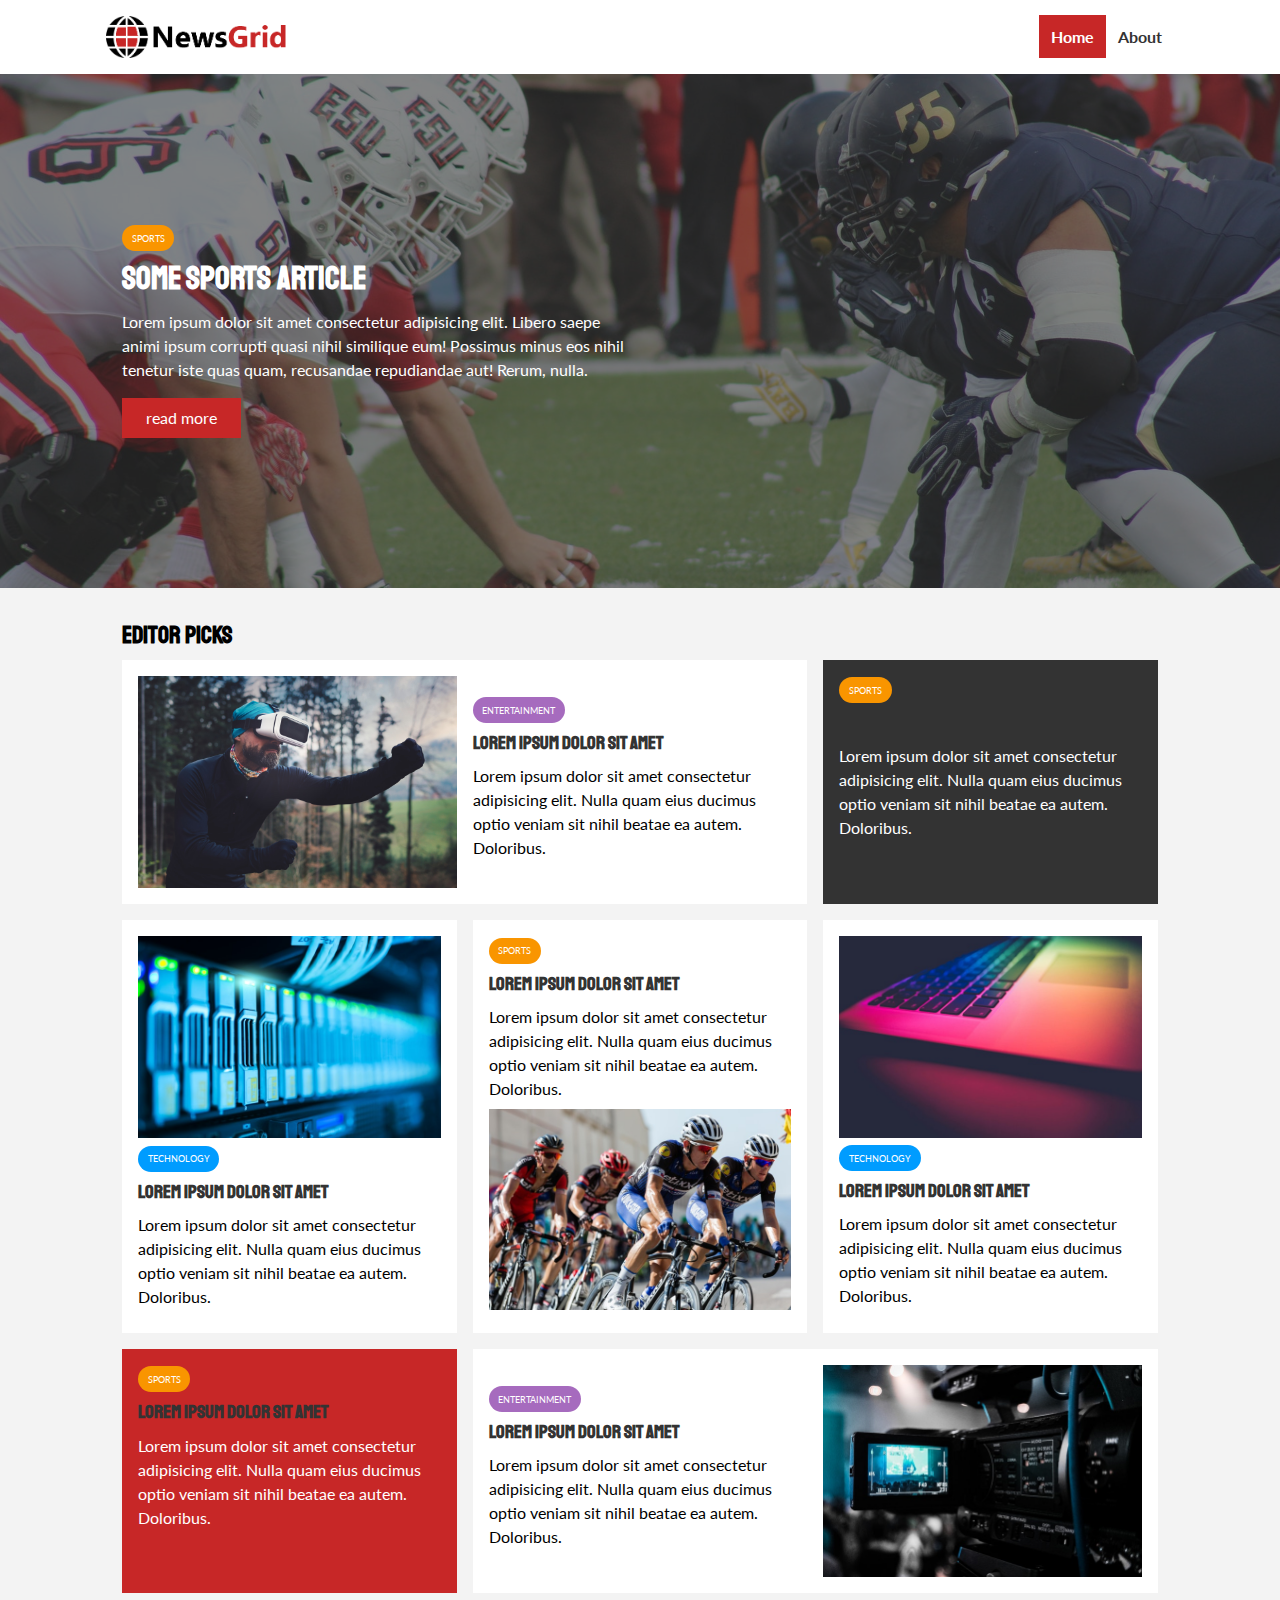
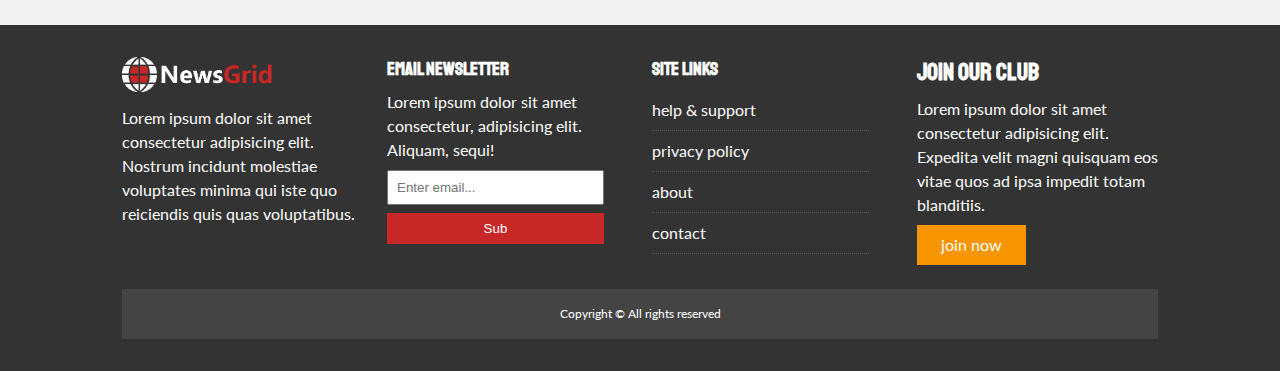
<file: index.html>
<!DOCTYPE html>
<html lang="en">
<head>
  <meta charset="UTF-8">
  <meta http-equiv="X-UA-Compatible" content="IE=edge">
  <meta name="viewport" content="width=device-width, initial-scale=1.0">
  
  <link rel="preconnect" href="https://fonts.gstatic.com">
  <link href="https://fonts.googleapis.com/css?family=Lato|Staatliches" rel="stylesheet">
  
  <link rel="stylesheet" href="css/style.css">
  <link rel="stylesheet" href="https://use.fontawesome.com/releases/v5.6.3/css/all.css" integrity="sha384-UHRtZLI+pbxtHCWp1t77Bi1L4ZtiqrqD80Kn4Z8NTSRyMA2Fd33n5dQ8lWUE00s/" crossorigin="anonymous">
  <link rel="stylesheet" media="screen and (max-width:768px)" href="css/mobile.css">
  <title>NewsGrid | latest news</title>
</head>
<body>
  <nav id="main-nav">
    <div class="container">
      <img src="img/logo.png" alt="newsGrid" class="logo">
      <div class="social">
        <a href="http://facebook.com" target="_blank"><i class="fab fa-facebook fa-2x"></i></a>
        <a href="http://twitter.com" target="_blank"><i class="fab fa-twitter fa-2x"></i></a>
        <a href="http://instagram.com" target="_blank"><i class="fab fa-instagram fa-2x"></i></a>
        <a href="http://youtube.com" target="_blank"><i class="fab fa-youtube fa-2x"></i></a>
      </div>
      <ul>
        <li><a class="current" href="index.html">Home</a></li>
        <li><a href="about.html">About</a></li>
      </ul>

    </div>
  </nav>

  <header id="showcase">
    <div class="container">
      <div class="showcase-container">
        <div class="showcase-content">
          <div class="category category-sports">Sports</div>
        <h1>Some sports article</h1>
        <p>Lorem ipsum dolor sit amet consectetur adipisicing elit. Libero saepe animi ipsum corrupti quasi nihil similique eum! Possimus minus eos nihil tenetur iste quas quam, recusandae repudiandae aut! Rerum, nulla.</p>
        <a href="article.html" class="btn btn-primary">read more</a>
      </div>
      </div>
    </div>
  </header>

  <section id="home-articles" class="py-2">
    <div class="container">
        <h2>Editor Picks</h2>
        <div class="articles-container">
          <article class="card">
            <img src="img/articles/ent1.jpg" alt="">
            <div>
              <div class="category category-ent">Entertainment</div>
              <h3>
                <a href="article.html">Lorem ipsum dolor sit amet</a>
              </h3>
              <p>Lorem ipsum dolor sit amet consectetur adipisicing elit. Nulla quam eius ducimus optio veniam sit nihil beatae ea autem. Doloribus.</p>
            </div>
          </article>
          <article class="card bg-dark">
            <div class="category category-sports">Sports</div>
            <h3>
              <a href="article.html">Lorem ipsum dolor sit amet</a>
            </h3>
            <p>Lorem ipsum dolor sit amet consectetur adipisicing elit. Nulla quam eius ducimus optio veniam sit nihil beatae ea autem. Doloribus.</p>
          </article>
          <article class="card">
            <img src="img/articles/tech1.jpg" alt="">
            <div class="category category-tech">Technology</div>
            <h3>
              <a href="article.html">Lorem ipsum dolor sit amet</a>
            </h3>
            <p>Lorem ipsum dolor sit amet consectetur adipisicing elit. Nulla quam eius ducimus optio veniam sit nihil beatae ea autem. Doloribus.</p>
          </article>
          <article class="card">
            <div class="category category-sports">Sports</div>
            <h3>
              <a href="article.html">Lorem ipsum dolor sit amet</a>
            </h3>
            <p>Lorem ipsum dolor sit amet consectetur adipisicing elit. Nulla quam eius ducimus optio veniam sit nihil beatae ea autem. Doloribus.</p>
            <img src="img/articles/sports1.jpg" alt="">
          </article>
          <article class="card">
            <img src="img/articles/tech2.jpg" alt="">
            <div class="category category-tech">Technology</div>
            <h3>
              <a href="article.html">Lorem ipsum dolor sit amet</a>
            </h3>
            <p>Lorem ipsum dolor sit amet consectetur adipisicing elit. Nulla quam eius ducimus optio veniam sit nihil beatae ea autem. Doloribus.</p>
          </article>
          <article class="card bg-primary">
            <div class="category category-sports">Sports</div>
            <h3>
              <a href="article.html">Lorem ipsum dolor sit amet</a>
            </h3>
            <p>Lorem ipsum dolor sit amet consectetur adipisicing elit. Nulla quam eius ducimus optio veniam sit nihil beatae ea autem. Doloribus.</p>
          </article>
          <article class="card">
            <div>
              <div class="category category-ent">Entertainment</div>
              <h3>
                <a href="article.html">Lorem ipsum dolor sit amet</a>
              </h3>
              <p>Lorem ipsum dolor sit amet consectetur adipisicing elit. Nulla quam eius ducimus optio veniam sit nihil beatae ea autem. Doloribus.</p>
            </div>
            <img src="img/articles/ent2.jpg" alt="">
          </article>
        </div>
    </div>
  </section>
  
  <footer id="main-footer" class="py-2">
    <div class="container footer-container">
      <div>
        <img src="./img/logo_light.png">
        <p>Lorem ipsum dolor sit amet consectetur adipisicing elit. Nostrum incidunt molestiae voluptates minima qui iste quo reiciendis quis quas voluptatibus.</p>
      </div>
    <div>
      <h3>email newsletter</h3>
      <p>Lorem ipsum dolor sit amet consectetur, adipisicing elit. Aliquam, sequi!</p>
      <form name="contact" method="POST" data-netlify="true">
        <input type="email" name="email" placeholder="Enter email...">
        <input type="submit" value="Sub" class="btn btn-primary">
      </form>
    </div>
    <div>
      <h3>site links</h3>
      <ul class="list">
        <li><a href="">help & support</a></li>
        <li><a href="">privacy policy</a></li>
        <li><a href="">about</a></li>
        <li><a href="">contact</a></li>
      </ul>
    </div>
    <div>
      <h2>join our club</h2>
      <p>Lorem ipsum dolor sit amet consectetur adipisicing elit. Expedita velit magni quisquam eos vitae quos ad ipsa impedit totam blanditiis.</p>
      <a href="#" class="btn btn-secondary">join now</a>
    </div>
    <div>
      <p>Copyright &copy; All rights reserved</p>
    </div>
    </div>
  </footer>

</body>
</html>
</file>
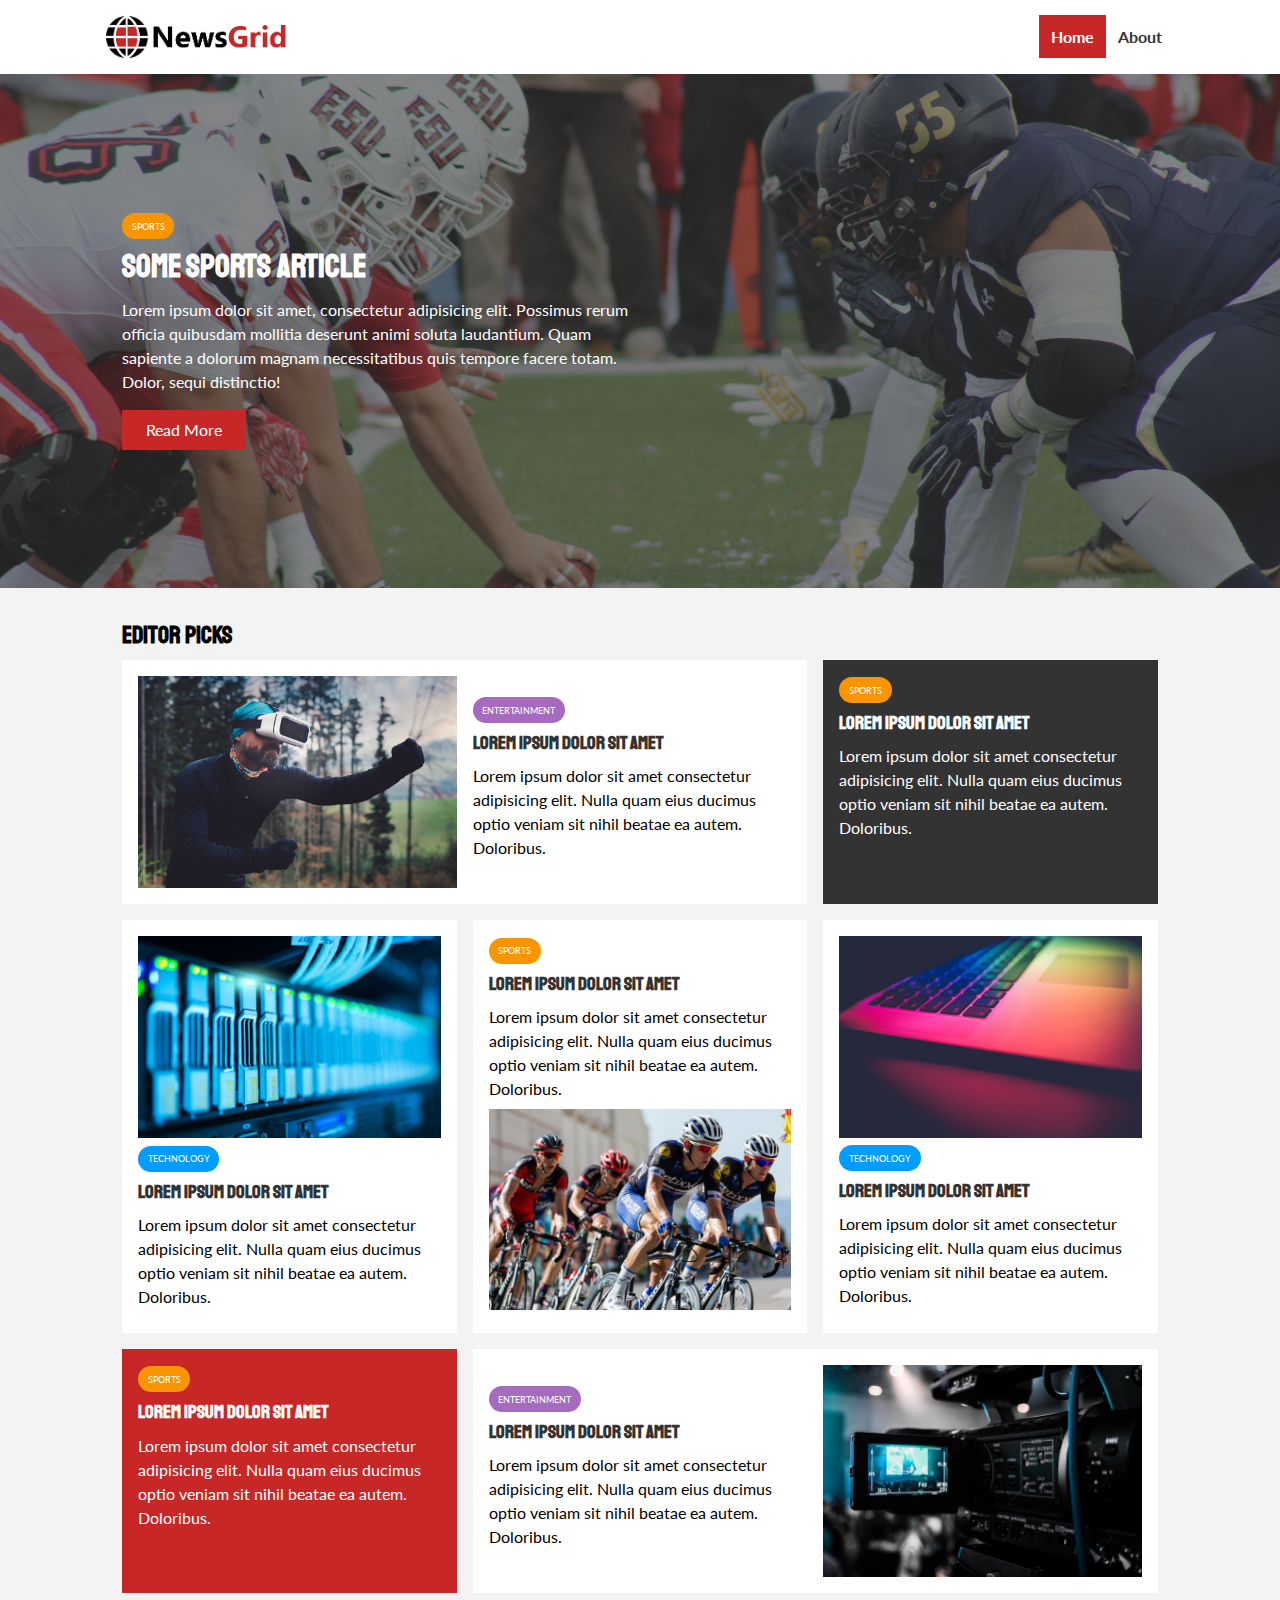
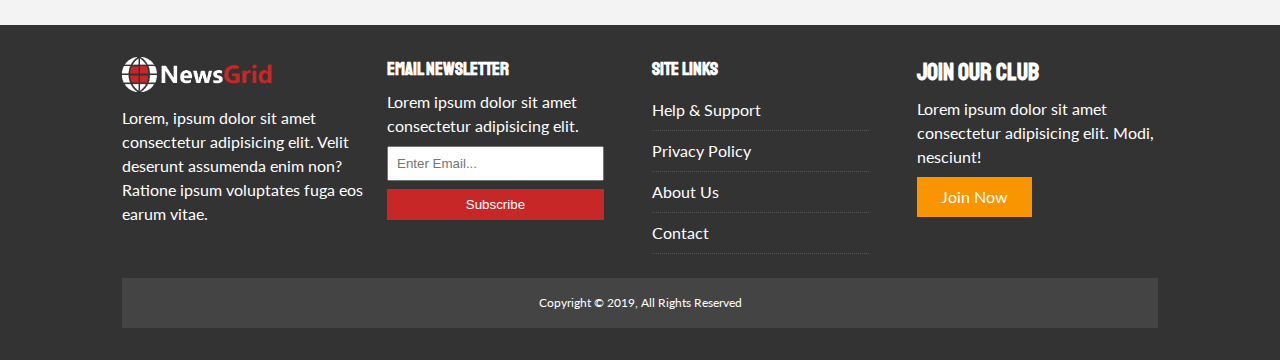
<file: newsgrid/index.html>
<!DOCTYPE html>
<html lang="en">
<head>
  <meta charset="UTF-8">
  <meta name="viewport" content="width=device-width, initial-scale=1.0">
  <meta http-equiv="X-UA-Compatible" content="ie=edge">
  <link rel="stylesheet" href="https://use.fontawesome.com/releases/v5.6.3/css/all.css" integrity="sha384-UHRtZLI+pbxtHCWp1t77Bi1L4ZtiqrqD80Kn4Z8NTSRyMA2Fd33n5dQ8lWUE00s/" crossorigin="anonymous">
  <link href="https://fonts.googleapis.com/css?family=Lato|Staatliches" rel="stylesheet">
  <link rel="stylesheet" href="css/style.css">
  <link rel="stylesheet" media="screen and (max-width: 768px)" href="css/mobile.css">
  <link rel="shortcut icon" type="image/x-icon" href="favicon.ico">
  <title>NewsGrid | Latest News</title>
</head>
<body>
  <nav id="main-nav">
    <div class="container">
      <img src="img/logo.png" alt="NewsGrid" class="logo">
      <div class="social">
        <a href="http://facebook.com" target="_blank"><i class="fab fa-facebook fa-2x"></i></a>
        <a href="http://twitter.com" target="_blank"><i class="fab fa-twitter fa-2x"></i></a>
        <a href="http://instagram.com" target="_blank"><i class="fab fa-instagram fa-2x"></i></a>
        <a href="http://youtube.com" target="_blank"><i class="fab fa-youtube fa-2x"></i></a>
      </div>
      <ul>
        <li><a class="current" href="index.html">Home</a></li>
        <li><a href="about.html">About</a></li>
      </ul>
    </div>
  </nav>

  <!-- Showcase -->
  <header id="showcase">
    <div class="container">
      <div class="showcase-container">
        <div class="showcase-content">
          <div class="category category-sports">Sports</div>
          <h1>Some Sports Article</h1>
          <p>Lorem ipsum dolor sit amet, consectetur adipisicing elit. Possimus rerum officia quibusdam mollitia deserunt animi soluta laudantium. Quam sapiente a dolorum magnam necessitatibus quis tempore facere totam. Dolor, sequi distinctio!</p>
          <a href="article.html" class="btn btn-primary">Read More</a>
        </div>
      </div>
    </div>
  </header>

  <!-- Home Articles -->
  <section id="home-articles" class="py-2">
    <div class="container">
        <h2>Editor Picks</h2>
        <div class="articles-container">
          <article class="card">
            <img src="img/articles/ent1.jpg" alt="">
            <div>
              <div class="category category-ent">Entertainment</div>
              <h3>
                <a href="article.html">Lorem ipsum dolor sit amet</a>
              </h3>
              <p>Lorem ipsum dolor sit amet consectetur adipisicing elit. Nulla quam eius ducimus optio veniam sit nihil beatae ea autem. Doloribus.</p>
            </div>
          </article>
          <article class="card bg-dark">
            <div class="category category-sports">Sports</div>
            <h3>
              <a href="article.html">Lorem ipsum dolor sit amet</a>
            </h3>
            <p>Lorem ipsum dolor sit amet consectetur adipisicing elit. Nulla quam eius ducimus optio veniam sit nihil beatae ea autem. Doloribus.</p>
          </article>
          <article class="card">
            <img src="img/articles/tech1.jpg" alt="">
            <div class="category category-tech">Technology</div>
            <h3>
              <a href="article.html">Lorem ipsum dolor sit amet</a>
            </h3>
            <p>Lorem ipsum dolor sit amet consectetur adipisicing elit. Nulla quam eius ducimus optio veniam sit nihil beatae ea autem. Doloribus.</p>
          </article>
          <article class="card">
            <div class="category category-sports">Sports</div>
            <h3>
              <a href="article.html">Lorem ipsum dolor sit amet</a>
            </h3>
            <p>Lorem ipsum dolor sit amet consectetur adipisicing elit. Nulla quam eius ducimus optio veniam sit nihil beatae ea autem. Doloribus.</p>
            <img src="img/articles/sports1.jpg" alt="">
          </article>
          <article class="card">
            <img src="img/articles/tech2.jpg" alt="">
            <div class="category category-tech">Technology</div>
            <h3>
              <a href="article.html">Lorem ipsum dolor sit amet</a>
            </h3>
            <p>Lorem ipsum dolor sit amet consectetur adipisicing elit. Nulla quam eius ducimus optio veniam sit nihil beatae ea autem. Doloribus.</p>
          </article>
          <article class="card bg-primary">
            <div class="category category-sports">Sports</div>
            <h3>
              <a href="article.html">Lorem ipsum dolor sit amet</a>
            </h3>
            <p>Lorem ipsum dolor sit amet consectetur adipisicing elit. Nulla quam eius ducimus optio veniam sit nihil beatae ea autem. Doloribus.</p>
          </article>
          <article class="card">
            <div>
              <div class="category category-ent">Entertainment</div>
              <h3>
                <a href="article.html">Lorem ipsum dolor sit amet</a>
              </h3>
              <p>Lorem ipsum dolor sit amet consectetur adipisicing elit. Nulla quam eius ducimus optio veniam sit nihil beatae ea autem. Doloribus.</p>
            </div>
            <img src="img/articles/ent2.jpg" alt="">
          </article>
        </div>
    </div>
  </section>

  <!-- Footer -->
  <footer id="main-footer" class="py-2">
    <div class="container footer-container">
      <div>
        <img src="img/logo_light.png" alt="NewsGrid">
        <p>Lorem, ipsum dolor sit amet consectetur adipisicing elit. Velit deserunt assumenda enim non? Ratione ipsum voluptates fuga eos earum vitae.</p>
      </div>
      <div>
        <h3>Email Newsletter</h3>
        <p>Lorem ipsum dolor sit amet consectetur adipisicing elit.</p>
        <form>
          <input type="email" placeholder="Enter Email...">
          <input type="submit" value="Subscribe" class="btn btn-primary">
        </form>
      </div>
      <div>
        <h3>Site Links</h3>
        <ul class="list">
          <li><a href="#">Help & Support</a></li>
          <li><a href="#">Privacy Policy</a></li>
          <li><a href="#">About Us</a></li>
          <li><a href="#">Contact</a></li>
        </ul>
      </div>
      <div>
        <h2>Join Our Club</h2>
        <p>Lorem ipsum dolor sit amet consectetur adipisicing elit. Modi, nesciunt!</p>
        <a href="#" class="btn btn-secondary">Join Now</a>
      </div>
      <div>
        <p>
          Copyright &copy; 2019, All Rights Reserved
        </p>
      </div>
    </div>
  </footer>

</body>
</html>
</file>
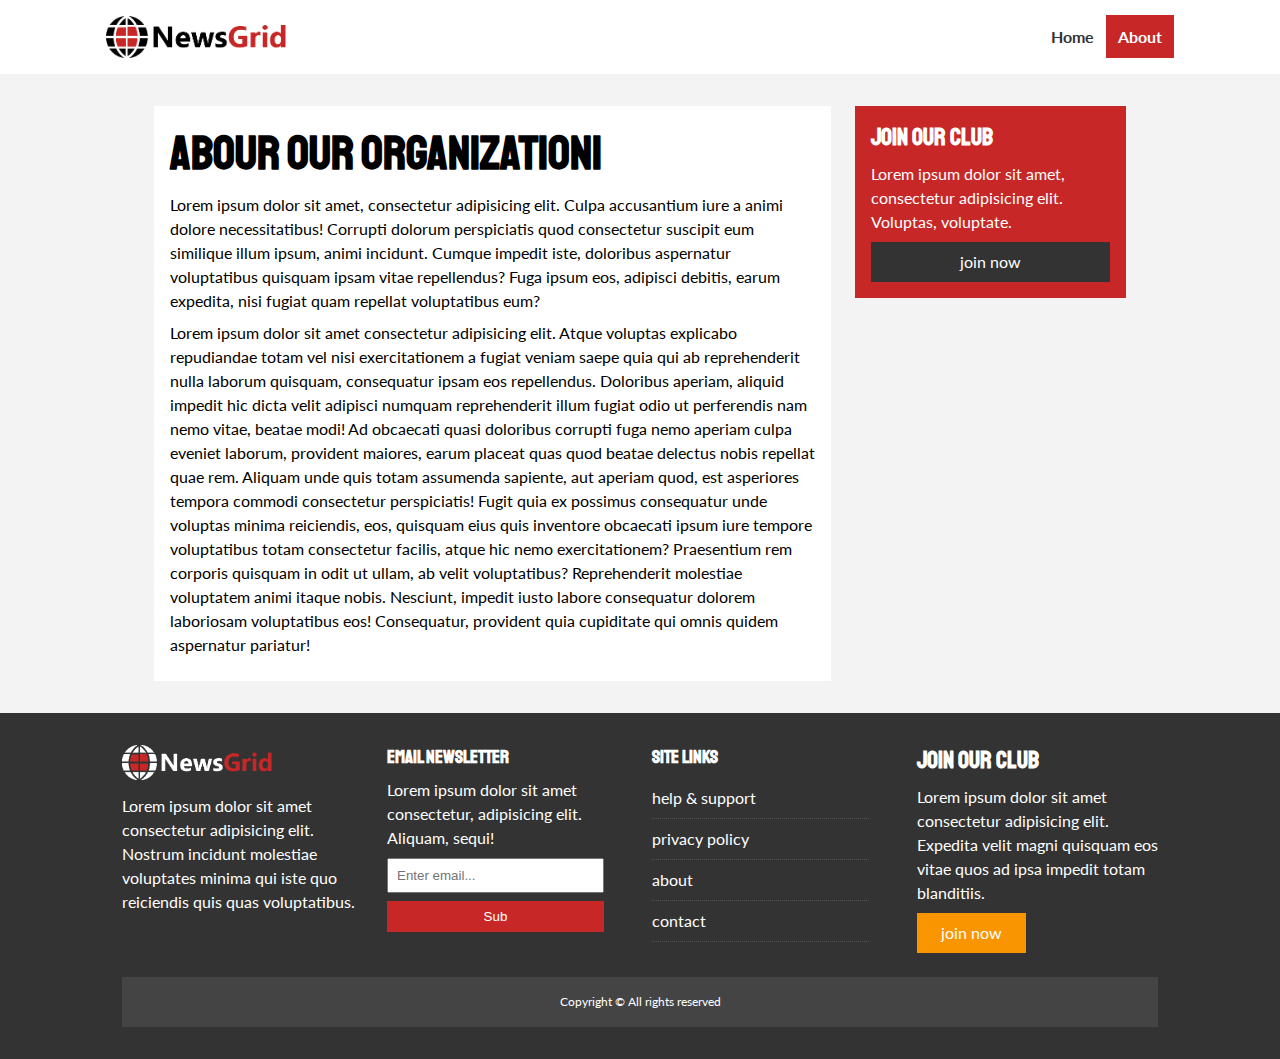
<file: about.html>
<!DOCTYPE html>
<html lang="en">
<head>
  <meta charset="UTF-8">
  <meta http-equiv="X-UA-Compatible" content="IE=edge">
  <meta name="viewport" content="width=device-width, initial-scale=1.0">
  
  <link rel="preconnect" href="https://fonts.gstatic.com">
  <link href="https://fonts.googleapis.com/css?family=Lato|Staatliches" rel="stylesheet">
  
  <link rel="stylesheet" href="css/style.css">
  <link rel="stylesheet" href="https://use.fontawesome.com/releases/v5.6.3/css/all.css" integrity="sha384-UHRtZLI+pbxtHCWp1t77Bi1L4ZtiqrqD80Kn4Z8NTSRyMA2Fd33n5dQ8lWUE00s/" crossorigin="anonymous">
  <link rel="stylesheet" media="sceen and (max-width:768px)" href="css/mobile.css">
  <title>NewsGrid | About</title>
</head>
<body>
  <nav id="main-nav">
    <div class="container">
      <img src="img/logo.png" alt="newsGrid" class="logo">
      <div class="social">
        <a href="http://facebook.com" target="_blank"><i class="fab fa-facebook fa-2x"></i></a>
        <a href="http://twitter.com" target="_blank"><i class="fab fa-twitter fa-2x"></i></a>
        <a href="http://instagram.com" target="_blank"><i class="fab fa-instagram fa-2x"></i></a>
        <a href="http://youtube.com" target="_blank"><i class="fab fa-youtube fa-2x"></i></a>
      </div>
      <ul>
        <li><a href="index.html">Home</a></li>
        <li><a class="current" href="about.html">About</a></li>
      </ul>
    </div>
  </nav>

  <section id="about">
    <div class="container">
      <div class="page-container">
        <article class="card">
          <h1 class="l-heading">abour our organization1</h1>
          <p>Lorem ipsum dolor sit amet, consectetur adipisicing elit. Culpa accusantium iure a animi dolore necessitatibus! Corrupti dolorum perspiciatis quod consectetur suscipit eum similique illum ipsum, animi incidunt. Cumque impedit iste, doloribus aspernatur voluptatibus quisquam ipsam vitae repellendus? Fuga ipsum eos, adipisci debitis, earum expedita, nisi fugiat quam repellat voluptatibus eum?</p>
          <p>Lorem ipsum dolor sit amet consectetur adipisicing elit. Atque voluptas explicabo repudiandae totam vel nisi exercitationem a fugiat veniam saepe quia qui ab reprehenderit nulla laborum quisquam, consequatur ipsam eos repellendus. Doloribus aperiam, aliquid impedit hic dicta velit adipisci numquam reprehenderit illum fugiat odio ut perferendis nam nemo vitae, beatae modi! Ad obcaecati quasi doloribus corrupti fuga nemo aperiam culpa eveniet laborum, provident maiores, earum placeat quas quod beatae delectus nobis repellat quae rem. Aliquam unde quis totam assumenda sapiente, aut aperiam quod, est asperiores tempora commodi consectetur perspiciatis! Fugit quia ex possimus consequatur unde voluptas minima reiciendis, eos, quisquam eius quis inventore obcaecati ipsum iure tempore voluptatibus totam consectetur facilis, atque hic nemo exercitationem? Praesentium rem corporis quisquam in odit ut ullam, ab velit voluptatibus? Reprehenderit molestiae voluptatem animi itaque nobis. Nesciunt, impedit iusto labore consequatur dolorem laboriosam voluptatibus eos! Consequatur, provident quia cupiditate qui omnis quidem aspernatur pariatur!</p>
        </article>
        <aside class="card bg-primary">
          <h2>join our club</h2>
          <p>Lorem ipsum dolor sit amet, consectetur adipisicing elit. Voluptas, voluptate.</p>
          <a href="#" class="btn btn-dark btn-block">join now</a>
        </aside>
      </div>
    </div>
  </section>
  
  <footer id="main-footer" class="py-2">
    <div class="container footer-container">
      <div>
        <img src="./img/logo_light.png">
        <p>Lorem ipsum dolor sit amet consectetur adipisicing elit. Nostrum incidunt molestiae voluptates minima qui iste quo reiciendis quis quas voluptatibus.</p>
      </div>
    <div>
      <h3>email newsletter</h3>
      <p>Lorem ipsum dolor sit amet consectetur, adipisicing elit. Aliquam, sequi!</p>
      <form name="contact" method="POST" data-netlify="true">
        <input type="email" name="email" placeholder="Enter email...">
        <input type="submit" value="Sub" class="btn btn-primary">
      </form>
    </div>
    <div>
      <h3>site links</h3>
      <ul class="list">
        <li><a href="">help & support</a></li>
        <li><a href="">privacy policy</a></li>
        <li><a href="">about</a></li>
        <li><a href="">contact</a></li>
      </ul>
    </div>
    <div>
      <h2>join our club</h2>
      <p>Lorem ipsum dolor sit amet consectetur adipisicing elit. Expedita velit magni quisquam eos vitae quos ad ipsa impedit totam blanditiis.</p>
      <a href="#" class="btn btn-secondary">join now</a>
    </div>
    <div>
      <p>Copyright &copy; All rights reserved</p>
    </div>
    </div>
  </footer>

</body>
</html>
</file>
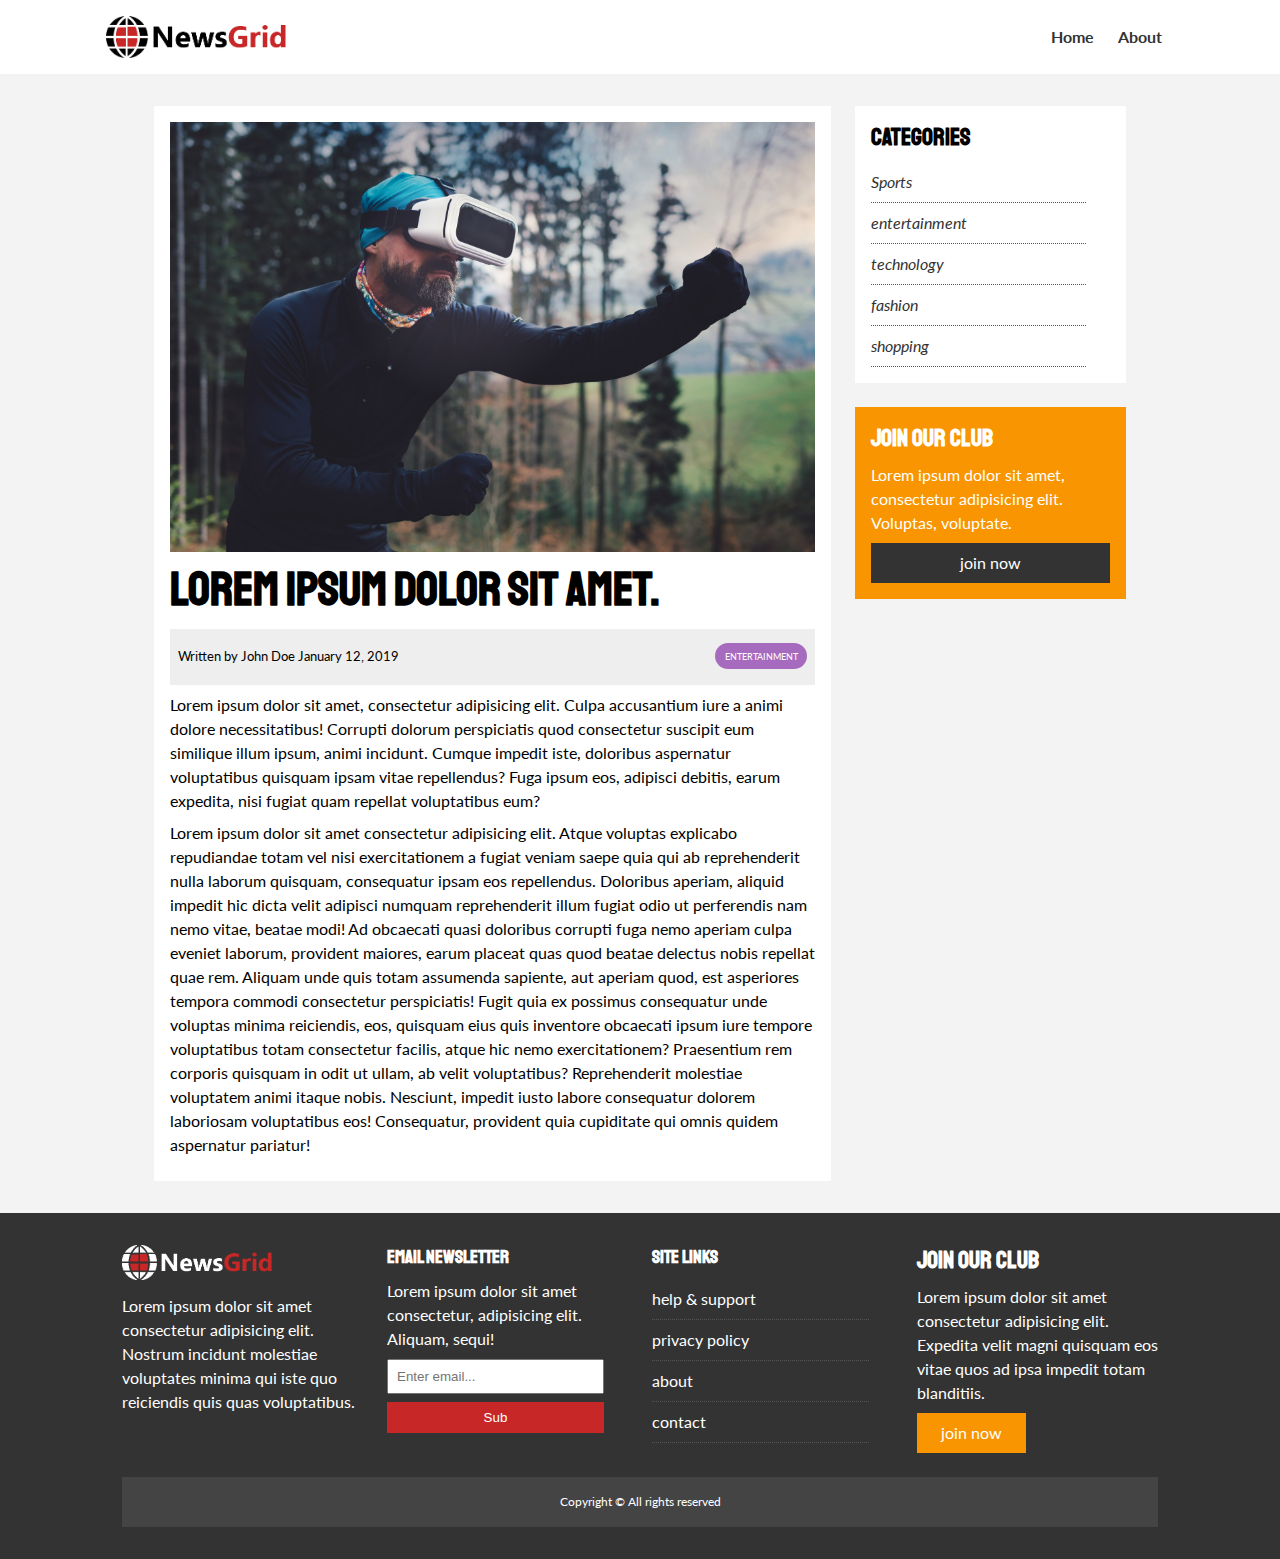
<file: article.html>
<!DOCTYPE html>
<html lang="en">
<head>
  <meta charset="UTF-8">
  <meta http-equiv="X-UA-Compatible" content="IE=edge">
  <meta name="viewport" content="width=device-width, initial-scale=1.0">
  
  <link rel="preconnect" href="https://fonts.gstatic.com">
  <link href="https://fonts.googleapis.com/css?family=Lato|Staatliches" rel="stylesheet">
  
  <link rel="stylesheet" href="css/style.css">
  <link rel="stylesheet" href="https://use.fontawesome.com/releases/v5.6.3/css/all.css" integrity="sha384-UHRtZLI+pbxtHCWp1t77Bi1L4ZtiqrqD80Kn4Z8NTSRyMA2Fd33n5dQ8lWUE00s/" crossorigin="anonymous">
  <link rel="stylesheet" media="screen and (max-width:768px)" href="css/mobile.css">
  <title>NewsGrid | lates news</title>
</head>
<body>
  <nav id="main-nav">
    <div class="container">
      <img src="img/logo.png" alt="newsGrid" class="logo">
      <div class="social">
        <a href="http://facebook.com" target="_blank"><i class="fab fa-facebook fa-2x"></i></a>
        <a href="http://twitter.com" target="_blank"><i class="fab fa-twitter fa-2x"></i></a>
        <a href="http://instagram.com" target="_blank"><i class="fab fa-instagram fa-2x"></i></a>
        <a href="http://youtube.com" target="_blank"><i class="fab fa-youtube fa-2x"></i></a>
      </div>
      <ul>
        <li><a href="index.html">Home</a></li>
        <li><a href="about.html">About</a></li>
      </ul>
    </div>
  </nav>

  <section id="article">
    <div class="container">
      <div class="page-container">
        <article class="card">
          <img src="./img/articles/ent1.jpg" alt="">
          <h1 class="l-heading">Lorem ipsum dolor sit amet.</h1>
          <div class="meta">
            <small>
              <i class="fas fa-user"></i>Written by John Doe January 12, 2019
            </small>
            <div class="category category-ent">Entertainment</div>
          </div>
          <p>Lorem ipsum dolor sit amet, consectetur adipisicing elit. Culpa accusantium iure a animi dolore necessitatibus! Corrupti dolorum perspiciatis quod consectetur suscipit eum similique illum ipsum, animi incidunt. Cumque impedit iste, doloribus aspernatur voluptatibus quisquam ipsam vitae repellendus? Fuga ipsum eos, adipisci debitis, earum expedita, nisi fugiat quam repellat voluptatibus eum?</p>
          <p>Lorem ipsum dolor sit amet consectetur adipisicing elit. Atque voluptas explicabo repudiandae totam vel nisi exercitationem a fugiat veniam saepe quia qui ab reprehenderit nulla laborum quisquam, consequatur ipsam eos repellendus. Doloribus aperiam, aliquid impedit hic dicta velit adipisci numquam reprehenderit illum fugiat odio ut perferendis nam nemo vitae, beatae modi! Ad obcaecati quasi doloribus corrupti fuga nemo aperiam culpa eveniet laborum, provident maiores, earum placeat quas quod beatae delectus nobis repellat quae rem. Aliquam unde quis totam assumenda sapiente, aut aperiam quod, est asperiores tempora commodi consectetur perspiciatis! Fugit quia ex possimus consequatur unde voluptas minima reiciendis, eos, quisquam eius quis inventore obcaecati ipsum iure tempore voluptatibus totam consectetur facilis, atque hic nemo exercitationem? Praesentium rem corporis quisquam in odit ut ullam, ab velit voluptatibus? Reprehenderit molestiae voluptatem animi itaque nobis. Nesciunt, impedit iusto labore consequatur dolorem laboriosam voluptatibus eos! Consequatur, provident quia cupiditate qui omnis quidem aspernatur pariatur!</p>
        </article>
        
        <aside id="categories" class="card">
          <h2>categories</h2>
          <ul class="list">
            <li><a href="#"><i class="fas fa-chevron-right">
              Sports
            </i></a></li>
            <li><a href="#"><i class="fas fa-chevron-right">
              entertainment
            </i></a></li>
            <li><a href="#"><i class="fas fa-chevron-right">
              technology
            </i></a></li>
            <li><a href="#"><i class="fas fa-chevron-right">
              fashion
            </i></a></li>
            <li><a href="#"><i class="fas fa-chevron-right">
              shopping
            </i></a></li>
          </ul>
        </aside>
        
        <aside class="card bg-secondary">
          <h2>join our club</h2>
          <p>Lorem ipsum dolor sit amet, consectetur adipisicing elit. Voluptas, voluptate.</p>
          <a href="#" class="btn btn-dark btn-block">join now</a>
        </aside>
      </div>
    </div>
  </section>
  
  <footer id="main-footer" class="py-2">
    <div class="container footer-container">
      <div>
        <img src="./img/logo_light.png">
        <p>Lorem ipsum dolor sit amet consectetur adipisicing elit. Nostrum incidunt molestiae voluptates minima qui iste quo reiciendis quis quas voluptatibus.</p>
      </div>
    <div>
      <h3>email newsletter</h3>
      <p>Lorem ipsum dolor sit amet consectetur, adipisicing elit. Aliquam, sequi!</p>
      <form name="contact" method="POST" data-netlify="true">
        <input type="email" name="email" placeholder="Enter email...">
        <input type="submit" value="Sub" class="btn btn-primary">
      </form>
    </div>
    <div>
      <h3>site links</h3>
      <ul class="list">
        <li><a href="">help & support</a></li>
        <li><a href="">privacy policy</a></li>
        <li><a href="">about</a></li>
        <li><a href="">contact</a></li>
      </ul>
    </div>
    <div>
      <h2>join our club</h2>
      <p>Lorem ipsum dolor sit amet consectetur adipisicing elit. Expedita velit magni quisquam eos vitae quos ad ipsa impedit totam blanditiis.</p>
      <a href="#" class="btn btn-secondary">join now</a>
    </div>
    <div>
      <p>Copyright &copy; All rights reserved</p>
    </div>
    </div>
  </footer>

</body>
</html>
</file>
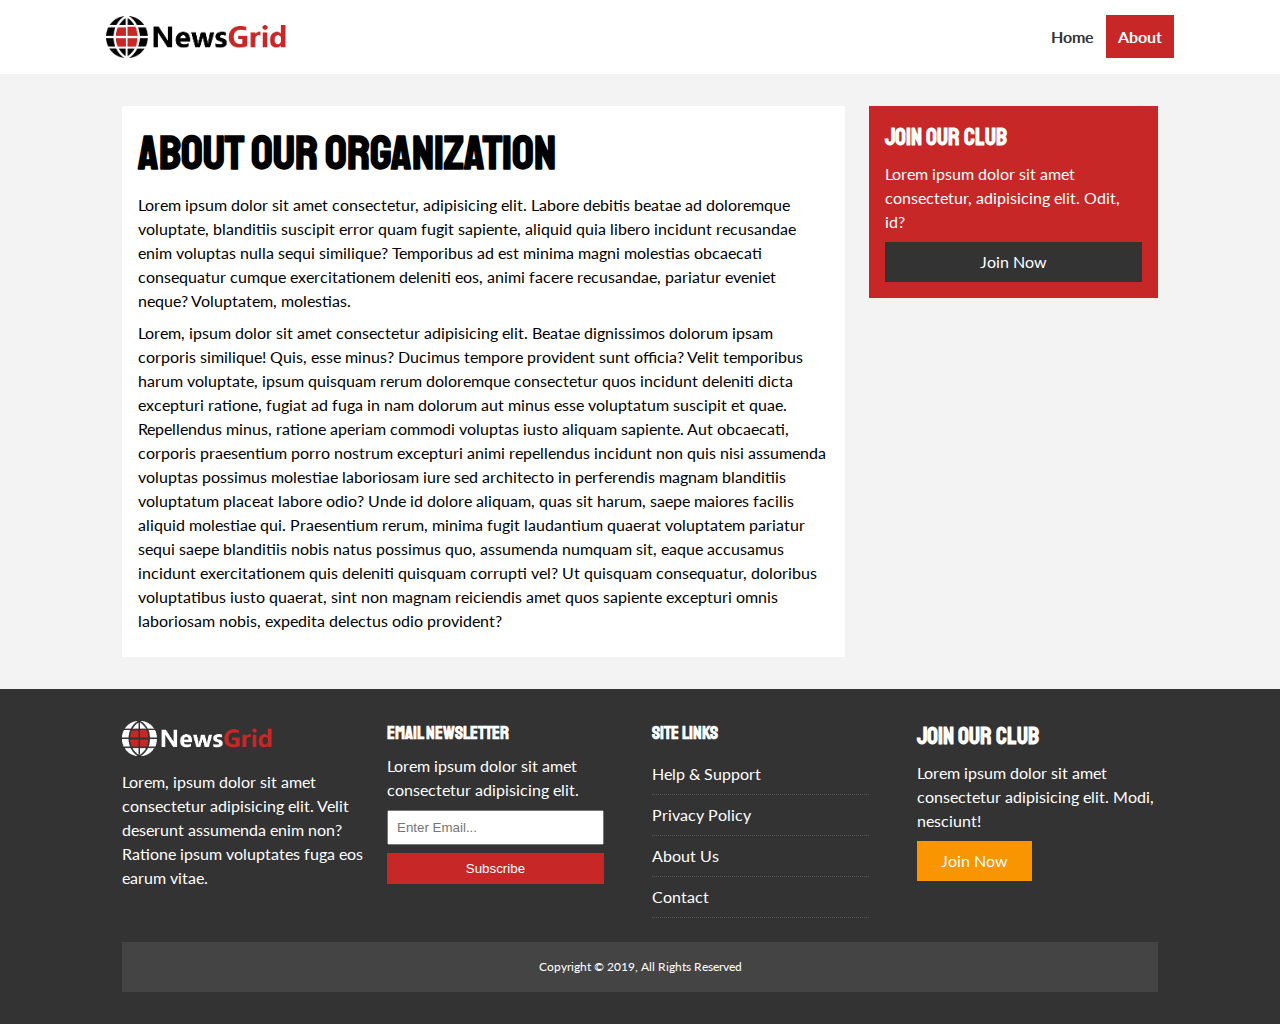
<file: newsgrid/about.html>
<!DOCTYPE html>
<html lang="en">
<head>
  <meta charset="UTF-8">
  <meta name="viewport" content="width=device-width, initial-scale=1.0">
  <meta http-equiv="X-UA-Compatible" content="ie=edge">
  <link rel="stylesheet" href="https://use.fontawesome.com/releases/v5.6.3/css/all.css" integrity="sha384-UHRtZLI+pbxtHCWp1t77Bi1L4ZtiqrqD80Kn4Z8NTSRyMA2Fd33n5dQ8lWUE00s/" crossorigin="anonymous">
  <link href="https://fonts.googleapis.com/css?family=Lato|Staatliches" rel="stylesheet">
  <link rel="stylesheet" href="css/style.css">
  <link rel="stylesheet" media="screen and (max-width: 768px)" href="css/mobile.css">
  <link rel="shortcut icon" type="image/x-icon" href="favicon.ico">
  <title>NewsGrid | About</title>
</head>
<body>
  <nav id="main-nav">
    <div class="container">
      <img src="img/logo.png" alt="NewsGrid" class="logo">
      <div class="social">
        <a href="http://facebook.com" target="_blank"><i class="fab fa-facebook fa-2x"></i></a>
        <a href="http://twitter.com" target="_blank"><i class="fab fa-twitter fa-2x"></i></a>
        <a href="http://instagram.com" target="_blank"><i class="fab fa-instagram fa-2x"></i></a>
        <a href="http://youtube.com" target="_blank"><i class="fab fa-youtube fa-2x"></i></a>
      </div>
      <ul>
        <li><a href="index.html">Home</a></li>
        <li><a class="current" href="about.html">About</a></li>
      </ul>
    </div>
  </nav>

  <section id="about">
    <div class="container">
      <div class="page-container">
        <article class="card">
          <h1 class="l-heading">About Our Organization</h1>
          <p>Lorem ipsum dolor sit amet consectetur, adipisicing elit. Labore debitis beatae ad doloremque voluptate, blanditiis suscipit error quam fugit sapiente, aliquid quia libero incidunt recusandae enim voluptas nulla sequi similique? Temporibus ad est minima magni molestias obcaecati consequatur cumque exercitationem deleniti eos, animi facere recusandae, pariatur eveniet neque? Voluptatem, molestias.</p>
          <p>Lorem, ipsum dolor sit amet consectetur adipisicing elit. Beatae dignissimos dolorum ipsam corporis similique! Quis, esse minus? Ducimus tempore provident sunt officia? Velit temporibus harum voluptate, ipsum quisquam rerum doloremque consectetur quos incidunt deleniti dicta excepturi ratione, fugiat ad fuga in nam dolorum aut minus esse voluptatum suscipit et quae. Repellendus minus, ratione aperiam commodi voluptas iusto aliquam sapiente. Aut obcaecati, corporis praesentium porro nostrum excepturi animi repellendus incidunt non quis nisi assumenda voluptas possimus molestiae laboriosam iure sed architecto in perferendis magnam blanditiis voluptatum placeat labore odio? Unde id dolore aliquam, quas sit harum, saepe maiores facilis aliquid molestiae qui. Praesentium rerum, minima fugit laudantium quaerat voluptatem pariatur sequi saepe blanditiis nobis natus possimus quo, assumenda numquam sit, eaque accusamus incidunt exercitationem quis deleniti quisquam corrupti vel? Ut quisquam consequatur, doloribus voluptatibus iusto quaerat, sint non magnam reiciendis amet quos sapiente excepturi omnis laboriosam nobis, expedita delectus odio provident?</p>
        </article>
        <aside class="card bg-primary">
          <h2>Join Our Club</h2>
          <p>Lorem ipsum dolor sit amet consectetur, adipisicing elit. Odit, id?</p>
          <a href="#" class="btn btn-dark btn-block">Join Now</a>
        </aside>
      </div>
    </div>
  </section>

  <!-- Footer -->
  <footer id="main-footer" class="py-2">
    <div class="container footer-container">
      <div>
        <img src="img/logo_light.png" alt="NewsGrid">
        <p>Lorem, ipsum dolor sit amet consectetur adipisicing elit. Velit deserunt assumenda enim non? Ratione ipsum voluptates fuga eos earum vitae.</p>
      </div>
      <div>
        <h3>Email Newsletter</h3>
        <p>Lorem ipsum dolor sit amet consectetur adipisicing elit.</p>
        <form>
          <input type="email" placeholder="Enter Email...">
          <input type="submit" value="Subscribe" class="btn btn-primary">
        </form>
      </div>
      <div>
        <h3>Site Links</h3>
        <ul class="list">
          <li><a href="#">Help & Support</a></li>
          <li><a href="#">Privacy Policy</a></li>
          <li><a href="#">About Us</a></li>
          <li><a href="#">Contact</a></li>
        </ul>
      </div>
      <div>
        <h2>Join Our Club</h2>
        <p>Lorem ipsum dolor sit amet consectetur adipisicing elit. Modi, nesciunt!</p>
        <a href="#" class="btn btn-secondary">Join Now</a>
      </div>
      <div>
        <p>
          Copyright &copy; 2019, All Rights Reserved
        </p>
      </div>
    </div>
  </footer>

</body>
</html>
</file>
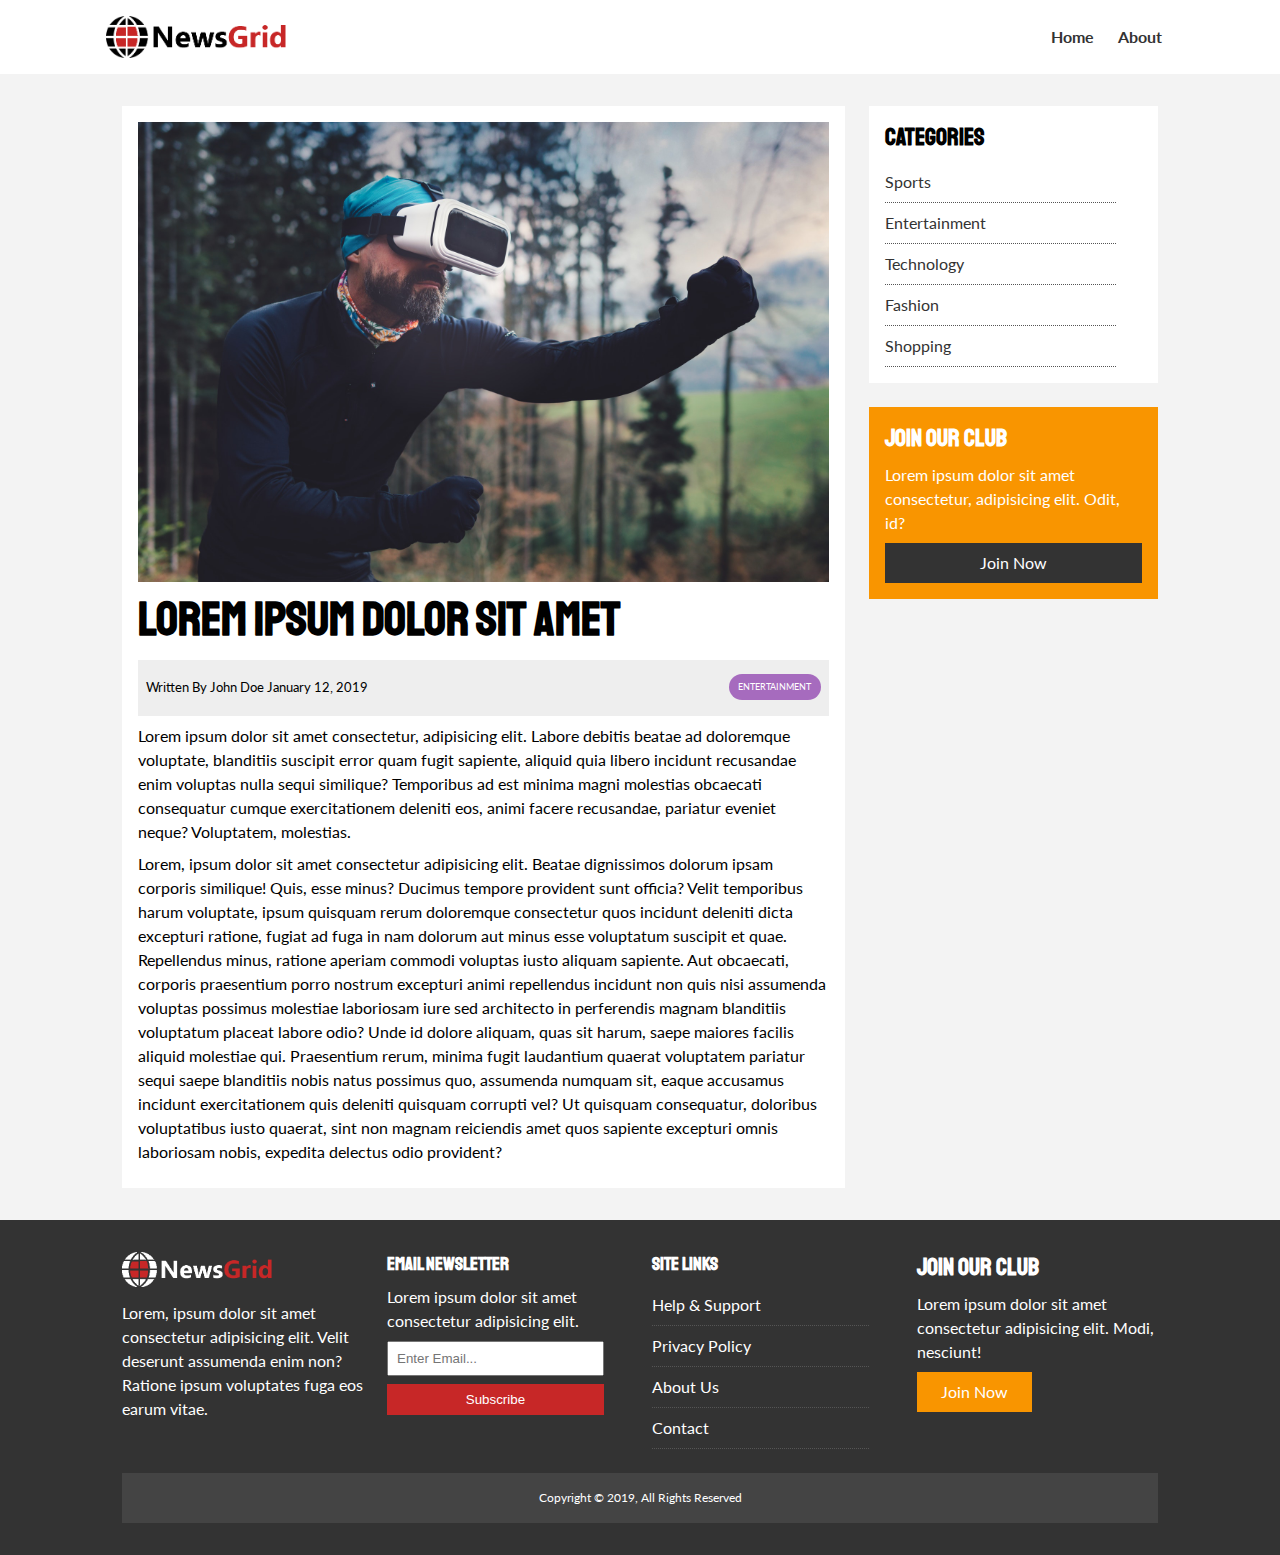
<file: newsgrid/article.html>
<!DOCTYPE html>
<html lang="en">
<head>
  <meta charset="UTF-8">
  <meta name="viewport" content="width=device-width, initial-scale=1.0">
  <meta http-equiv="X-UA-Compatible" content="ie=edge">
  <link rel="stylesheet" href="https://use.fontawesome.com/releases/v5.6.3/css/all.css" integrity="sha384-UHRtZLI+pbxtHCWp1t77Bi1L4ZtiqrqD80Kn4Z8NTSRyMA2Fd33n5dQ8lWUE00s/" crossorigin="anonymous">
  <link href="https://fonts.googleapis.com/css?family=Lato|Staatliches" rel="stylesheet">
  <link rel="stylesheet" href="css/style.css">
  <link rel="stylesheet" media="screen and (max-width: 768px)" href="css/mobile.css">
  <link rel="shortcut icon" type="image/x-icon" href="favicon.ico">
  <title>NewsGrid | Latest News</title>
</head>
<body>
  <nav id="main-nav">
    <div class="container">
      <img src="img/logo.png" alt="NewsGrid" class="logo">
      <div class="social">
        <a href="http://facebook.com" target="_blank"><i class="fab fa-facebook fa-2x"></i></a>
        <a href="http://twitter.com" target="_blank"><i class="fab fa-twitter fa-2x"></i></a>
        <a href="http://instagram.com" target="_blank"><i class="fab fa-instagram fa-2x"></i></a>
        <a href="http://youtube.com" target="_blank"><i class="fab fa-youtube fa-2x"></i></a>
      </div>
      <ul>
        <li><a href="index.html">Home</a></li>
        <li><a href="about.html">About</a></li>
      </ul>
    </div>
  </nav>

  <section id="article">
    <div class="container">
      <div class="page-container">
        <article class="card">
          <img src="img/articles/ent1.jpg" alt="">
          <h1 class="l-heading">Lorem ipsum dolor sit amet</h1>
          <div class="meta">
            <small>
              <i class="fas fa-user"></i> Written By John Doe January 12, 2019
            </small>
            <div class="category category-ent">Entertainment</div>
          </div>
          <p>Lorem ipsum dolor sit amet consectetur, adipisicing elit. Labore debitis beatae ad doloremque voluptate, blanditiis suscipit error quam fugit sapiente, aliquid quia libero incidunt recusandae enim voluptas nulla sequi similique? Temporibus ad est minima magni molestias obcaecati consequatur cumque exercitationem deleniti eos, animi facere recusandae, pariatur eveniet neque? Voluptatem, molestias.</p>
          <p>Lorem, ipsum dolor sit amet consectetur adipisicing elit. Beatae dignissimos dolorum ipsam corporis similique! Quis, esse minus? Ducimus tempore provident sunt officia? Velit temporibus harum voluptate, ipsum quisquam rerum doloremque consectetur quos incidunt deleniti dicta excepturi ratione, fugiat ad fuga in nam dolorum aut minus esse voluptatum suscipit et quae. Repellendus minus, ratione aperiam commodi voluptas iusto aliquam sapiente. Aut obcaecati, corporis praesentium porro nostrum excepturi animi repellendus incidunt non quis nisi assumenda voluptas possimus molestiae laboriosam iure sed architecto in perferendis magnam blanditiis voluptatum placeat labore odio? Unde id dolore aliquam, quas sit harum, saepe maiores facilis aliquid molestiae qui. Praesentium rerum, minima fugit laudantium quaerat voluptatem pariatur sequi saepe blanditiis nobis natus possimus quo, assumenda numquam sit, eaque accusamus incidunt exercitationem quis deleniti quisquam corrupti vel? Ut quisquam consequatur, doloribus voluptatibus iusto quaerat, sint non magnam reiciendis amet quos sapiente excepturi omnis laboriosam nobis, expedita delectus odio provident?</p>
        </article>

        <aside id="categories" class="card">
          <h2>Categories</h2>
          <ul class="list">
            <li><a href="#"><i class="fas fa-chevron-right"></i> Sports</a></li>
            <li><a href="#"><i class="fas fa-chevron-right"></i> Entertainment</a></li>
            <li><a href="#"><i class="fas fa-chevron-right"></i> Technology</a></li>
            <li><a href="#"><i class="fas fa-chevron-right"></i> Fashion</a></li>
            <li><a href="#"><i class="fas fa-chevron-right"></i> Shopping</a></li>
          </ul>
        </aside>

        <aside class="card bg-secondary">
          <h2>Join Our Club</h2>
          <p>Lorem ipsum dolor sit amet consectetur, adipisicing elit. Odit, id?</p>
          <a href="#" class="btn btn-dark btn-block">Join Now</a>
        </aside>
      </div>
    </div>
  </section>

  <!-- Footer -->
  <footer id="main-footer" class="py-2">
    <div class="container footer-container">
      <div>
        <img src="img/logo_light.png" alt="NewsGrid">
        <p>Lorem, ipsum dolor sit amet consectetur adipisicing elit. Velit deserunt assumenda enim non? Ratione ipsum voluptates fuga eos earum vitae.</p>
      </div>
      <div>
        <h3>Email Newsletter</h3>
        <p>Lorem ipsum dolor sit amet consectetur adipisicing elit.</p>
        <form>
          <input type="email" placeholder="Enter Email...">
          <input type="submit" value="Subscribe" class="btn btn-primary">
        </form>
      </div>
      <div>
        <h3>Site Links</h3>
        <ul class="list">
          <li><a href="#">Help & Support</a></li>
          <li><a href="#">Privacy Policy</a></li>
          <li><a href="#">About Us</a></li>
          <li><a href="#">Contact</a></li>
        </ul>
      </div>
      <div>
        <h2>Join Our Club</h2>
        <p>Lorem ipsum dolor sit amet consectetur adipisicing elit. Modi, nesciunt!</p>
        <a href="#" class="btn btn-secondary">Join Now</a>
      </div>
      <div>
        <p>
          Copyright &copy; 2019, All Rights Reserved
        </p>
      </div>
    </div>
  </footer>

</body>
</html>
</file>
<file: css/style.css>
:root{
  --primary-color: #c72727;
  --secondary-color: #f99500;
  --light-color: #f3f3f3;
  --dark-color: #333;
  --max-width: 1100px;
}

.category{
  --sports-color: #f99500;
  --ent-color: #a66bbe;
  --tech-color: #009cff;
}

*{
  margin: 0;
  padding: 0;
  box-sizing: border-box;
}

body{
  font-family: 'Lato', sans-serif;
  line-height: 1.5;
  background: var(--light-color);
}

a{
  color:#333;
  text-decoration: none;
}

ul{
  list-style:none;
}

img{
  width: 100%;
}

h1,h2,h3,h4,h5,h6{
  font-family: 'Staatliches', cursive;
  margin-bottom: .55rem;
  line-height: 1.3;
}

/*utility*/

.card{
background: white;
padding: 1rem;
}

.bg-dark{
background: var(--dark-color);
color: white;
}
.bg-primary{
background: var(--primary-color);
color: white;
}
.bg-secondary{
background: var(--secondary-color);
color: white;
}

.bg-dark h1,
.bg-dark h2,
.bg-dark h3,
.bg-dark a
.bg-primary h1,
.bg-primary h2,
.bg-primary h3,
.bg-primary a
.bg-secondary h1,
.bg-secondary h2,
.bg-secondary h3,
.bg-secondary a{
  color:white
}

.py-1{padding: 1.5rem 0}
.py-2{padding: 2rem 0}
.py-3{padding: 3rem 0}
.p-1{padding: 1.5rem }
.p-2{padding: 2rem }
.p-3{padding: 3rem }


.category{
  display: inline-block;
  color: #fff;
  font-size: 0.55rem;
  text-transform: uppercase;
  padding: 0.4rem 0.6rem;
  border-radius: 15px;
  margin-bottom: 0.5rem;
}

.category-sports{background: var(--sports-color);}
.category-ent{background: var(--ent-color);}
.category-tech{background: var(--tech-color);}

.container{
  max-width: var(--max-width);
  margin: auto;
  padding: 0 2rem;
  overflow: hidden;
}

.btn{
  display: inline-block;
  border: none;
  background: var(--dark-color);
  color: white;
  padding: 0.5rem 1.5rem;
}

.btn-light{background: var(--light-color);}
.btn-primary{background: var(--primary-color);}
.btn-secondary{background: var(--secondary-color);}

.btn:hover{
  opacity: 0.9;
}

.btn-block{
  display: block;
  width: 100%;
  text-align: center;
}

#main-nav{
  background: #fff;
  position: sticky;
  top: 0;
  z-index: 2;
}

#main-nav .container{
  display: grid;
  grid-template-columns: 6fr 3fr 2fr;
  padding: 1rem;
  align-items: center;
}

#main-nav .logo{
  width: 180px;
}

#main-nav ul{
  justify-self: end;
  display: flex;
}

#main-nav ul li a {
  padding: 0.75rem;
  font-weight: bold;
}

#main-nav ul li a.current{
background: var(--primary-color);
color: white;
}

#main-nav ul li a:hover{
  background: var(--light-color);
  color: (var(--dark-color));
}

#main-nav .social{
  justify-self: center;
}

#main-nav .social i{
  color: #777;
  margin-right:  .5rem;
}


/*showcase*/

#showcase{
  color:white;
  background: #333;
  padding: 2rem;
  position: relative;
  
}

#showcase:before{
content: '';
background: url('../img/featured.jpg') no-repeat center center/cover;
position: absolute;
top: 0;
left:0;
width: 100%;
height: 100%;
opacity: 0.4;
}

#showcase .showcase-container{
  display: grid;
  grid-template-columns: repeat(2, 1fr);
  justify-content: center;
  align-items: center;
  height: 50vh;
}

#showcase .showcase-content{
  z-index: 1;
}
#showcase .showcase-content p{
  margin-bottom: 1rem;
}

#home-articles .articles-container{
  display: grid;
  grid-template-columns: repeat(3, 1fr);
  grid-gap: 1rem;
}

#home-articles .articles-container > *:first-child,
#home-articles .articles-container > *:last-child{
display: grid;
grid-template-columns: repeat(2,1fr);
grid-gap: 1rem;
align-items: center;
grid-column: 1/ span 2;
}

#home-articles .articles-container > *:last-child{
grid-column: 2/span 2;
}

#main-footer{
  background: var(--dark-color);
  color: #fff;
}

#main-footer img {
  width: 150px;
}

#main-footer a{
  color: white;
}

#main-footer .footer-container{
  display: grid;
  grid-template-columns: repeat(4, 1fr);
  grid-gap: 1.5rem;
}

#main-footer .footer-container > *:last-child{
  background: #444;
  grid-column: 1 / span 4;
  padding: .5rem;
  text-align: center;
  font-size: 0.75rem;
}

#main-footer .footer-container input[type='email']{
  width: 90%;
  padding: 0.5rem;
  margin-bottom: 0.5rem;
}

#main-footer .footer-container input[type='submit']{
  width: 90%;
}

p{
  margin: .5rem 0;
}

.list li{
  padding: .5rem 0;
  border-bottom: #555 dotted 1px;
  width: 90%;
}

.list li a:hover{
color: var(--primary-color) !important;
}


.page-container{
  display: grid;
  grid-template-columns: 5fr 2fr;
  margin: 2rem;
  grid-gap: 1.5rem;
}

.page-container > *:first-child{
grid-row: 1 / span 3;
}

.l-heading {
  font-size: 3rem;
}

#article .meta{
  display: flex;
  justify-content: space-between;
  align-items: center;
  background: #eee;
  padding: 0.5rem;
}

#article .meta .category{
  margin-top: 0.4rem;
}
</file>
<file: css/mobile.css>
#main-nav .social{
  display: none;
}

#main-nav .container{
  grid-template-columns: 1fr;
  grid-gap: 1.2rem;
}

#main-nav ul,
#main-nav .logo{
  justify-self: center;
}

#main-nav ul li a{
  padding: 0.5rem;
}

#home-articles .article-container{
  grid-template-columns: repeat(2, 1fr);
}

#home-articles .articles-container > *:first-child,
#home-articles .articles-container > *:last-child{
  grid-template-columns: 1fr;
  grid-column: 1;
}

@media(max-width: 600px){
  /**/
  
  #showcase .showcase-container,
  #home-articles .articles-container,
  #main-footer .footer-container{
    grid-template-columns: 1fr;
  }

  #main-footer .footer-container > *:last-child{
    grid-column: 1;
  }


  #main-footer .footer-container{
    border-bottom: #444 dotted 1px;
    padding-bottom: 1rem;
  }

  #main-footer .footer-container >*:last-child,
  #main-footer .footer-container >*:nth-child(3),
  #main-footer .footer-container >*:nth-child(4){
    border: none;
  }

  .page-container{
    grid-template-columns: 1fr;
    text-align: center;
  }

  .page-container >*:first-child{
    grid-row: 1;
  }


  .l-heading{
    font-size:2rem ;
  }
}
</file>
<file: newsgrid/css/style.css>
:root {
  --primary-color: #c72727;
  --secondary-color: #f99500;
  --light-color: #f3f3f3;
  --dark-color: #333;
  --max-width: 1100px;
}

.category {
  --sports-color: #f99500;
  --ent-color: #a66bbe;
  --tech-color: #009cff;
}

* {
  margin: 0;
  padding: 0;
  box-sizing: border-box;
}

body {
  font-family: 'Lato', sans-serif;
  line-height: 1.5;
  background: var(--light-color);
}

a {
  color: #333;
  text-decoration: none;
}

ul {
  list-style: none;
}

p {
  margin: .5rem 0;
}

img {
  width: 100%;
}

h1, h2, h3, h4, h5, h6 {
  font-family: 'Staatliches', cursive;
  margin-bottom: .55rem;
  line-height: 1.3;
}

/* Utility */
.container {
  max-width: var(--max-width);
  margin: auto;
  padding: 0 2rem;
  overflow: hidden;
}

.category {
  display: inline-block;
  color: #fff;
  font-size: 0.55rem;
  text-transform: uppercase;
  padding: 0.4rem 0.6rem;
  border-radius: 15px;
  margin-bottom: 0.5rem;
}

.category-sports { background: var(--sports-color) }
.category-ent { background: var(--ent-color) }
.category-tech { background: var(--tech-color) }

.btn {
  display: inline-block;
  border: none;
  background: var(--dark-color);
  color: #fff;
  padding: 0.5rem 1.5rem;
}

.btn-light { background: var(--light-color) }
.btn-primary { background: var(--primary-color) }
.btn-secondary { background: var(--secondary-color) }

.btn-block {
  display: block;
  width: 100%;
  text-align: center;
}

.btn:hover {
  opacity: 0.9;
}

.card {
  background: #fff;
  padding: 1rem;
}

.bg-dark {
  background: var(--dark-color);
  color: #fff;
}

.bg-primary {
  background: var(--primary-color);
  color: #fff;
}

.bg-secondary {
  background: var(--secondary-color);
  color: #fff;
}

.bg-dark h1,
.bg-dark h2,
.bg-dark h3,
.bg-dark a,
.bg-primary h1,
.bg-primary h2,
.bg-primary h3,
.bg-primary a,
.bg-secondary h1,
.bg-secondary h2,
.bg-secondary h3,
.bg-secondary a {
  color: #fff;
}

.py-1 { padding: 1.5rem 0 }
.py-2 { padding: 2rem 0 }
.py-3 { padding: 3rem 0 }
.p-1 { padding: 1.5rem }
.p-2 { padding: 2rem }
.p-3 { padding: 3rem }

.l-heading {
  font-size: 3rem;
}

.list li {
  padding: .5rem 0;
  border-bottom: #555 dotted 1px;
  width: 90%;
}

.list li a:hover {
  color: var(--primary-color) !important;
}

/* Inner page grid container */
.page-container {
  display: grid;
  grid-template-columns: 5fr 2fr;
  margin: 2rem 0;
  grid-gap: 1.5rem;
}

.page-container > *:first-child {
  grid-row: 1 / span 3;
}

/* Navigation */
#main-nav {
  background: #fff;
  position: sticky;
  top: 0;
  z-index: 2;
}

#main-nav .container {
  display: grid;
  grid-template-columns: 6fr 3fr 2fr;
  padding: 1rem;
  align-items: center;
}

#main-nav .logo {
  width: 180px;
}

#main-nav ul {
  justify-self: end;
  display: flex;
}

#main-nav ul li a {
  padding: 0.75rem;
  font-weight: bold;
}

#main-nav ul li a.current {
  background: var(--primary-color);
  color: #fff;
}

#main-nav ul li a:hover {
  background: var(--light-color);
  color: var(--dark-color);
}

#main-nav .social {
  justify-self: center;
}

#main-nav .social i {
  color: #777;
  margin-right: .5rem;
}

/* Showcase */
#showcase {
  color: #fff;
  background: #333;
  padding: 2rem;
  position: relative;
}

#showcase:before {
  content: '';
  background: url('../img/featured.jpg') no-repeat center center/cover;
  position: absolute;
  top: 0;
  left: 0;
  width: 100%;
  height: 100%;
  opacity: 0.4;
}

#showcase .showcase-container {
  display: grid;
  grid-template-columns: repeat(2, 1fr);
  justify-content: center;
  align-items: center;
  height: 50vh;
}

#showcase .showcase-content {
  z-index: 1;
}

#showcase .showcase-content p {
  margin-bottom: 1rem;
}

/* Home Articles */
#home-articles .articles-container {
  display: grid;
  grid-template-columns: repeat(3, 1fr);
  grid-gap: 1rem;
}

#home-articles .articles-container > *:first-child,
#home-articles .articles-container > *:last-child {
  display: grid;
  grid-template-columns: repeat(2, 1fr);
  grid-gap: 1rem;
  align-items: center;
  grid-column: 1 / span 2;
}

#home-articles .articles-container > *:last-child {
  grid-column: 2 / span 2;
}

#article .meta {
  display: flex;
  justify-content: space-between;
  align-items: center;
  background: #eee;
  padding: 0.5rem;
}

#article .meta .category {
  margin-top: 0.4rem;
}

/* Footer */
#main-footer {
  background: var(--dark-color);
  color: #fff;
}

#main-footer img {
  width: 150px;
}

#main-footer a {
  color: #fff;
}

#main-footer .footer-container {
  display: grid;
  grid-template-columns: repeat(4, 1fr);
  grid-gap: 1.5rem;
}

#main-footer .footer-container > *:last-child {
  background: #444;
  grid-column: 1 / span 4;
  padding: .5rem;
  text-align: center;
  font-size: 0.75rem;
}

#main-footer .footer-container input[type='email'] {
  width: 90%;
  padding: 0.5rem;
  margin-bottom: 0.5rem;
}

#main-footer .footer-container input[type='submit'] {
  width: 90%;
}
</file>
<file: newsgrid/css/mobile.css>
/* Navigation */
#main-nav .social {
  display: none;
}

#main-nav .container {
  grid-template-columns: 1fr;
  grid-gap: 1.2rem;
}

#main-nav ul,
#main-nav .logo {
  justify-self: center;
}

#main-nav ul li a {
  padding: 0.50rem;
}

#home-articles .articles-container {
  grid-template-columns: repeat(2, 1fr);
}

#home-articles .articles-container > *:first-child,
#home-articles .articles-container > *:last-child {
  grid-template-columns: 1fr;
  grid-column: 1;
}

@media(max-width: 600px) {
  /* Stack Grid Items */
  #showcase .showcase-container,
  #home-articles .articles-container,
  #main-footer .footer-container {
    grid-template-columns: 1fr;
  }

  #main-footer .footer-container > *:last-child {
    grid-column: 1;
  }

  #main-footer .footer-container > *:first-child,
  #main-footer .footer-container > *:nth-child(2){
    border-bottom: #444 dotted 1px;
    padding-bottom: 1rem;
  }

  .page-container {
    grid-template-columns: 1fr;
    text-align: center;
  }

  .page-container > *:first-child {
    grid-row: 1;
  }

  .l-heading {
    font-size: 2rem;
  }
}
</file>
